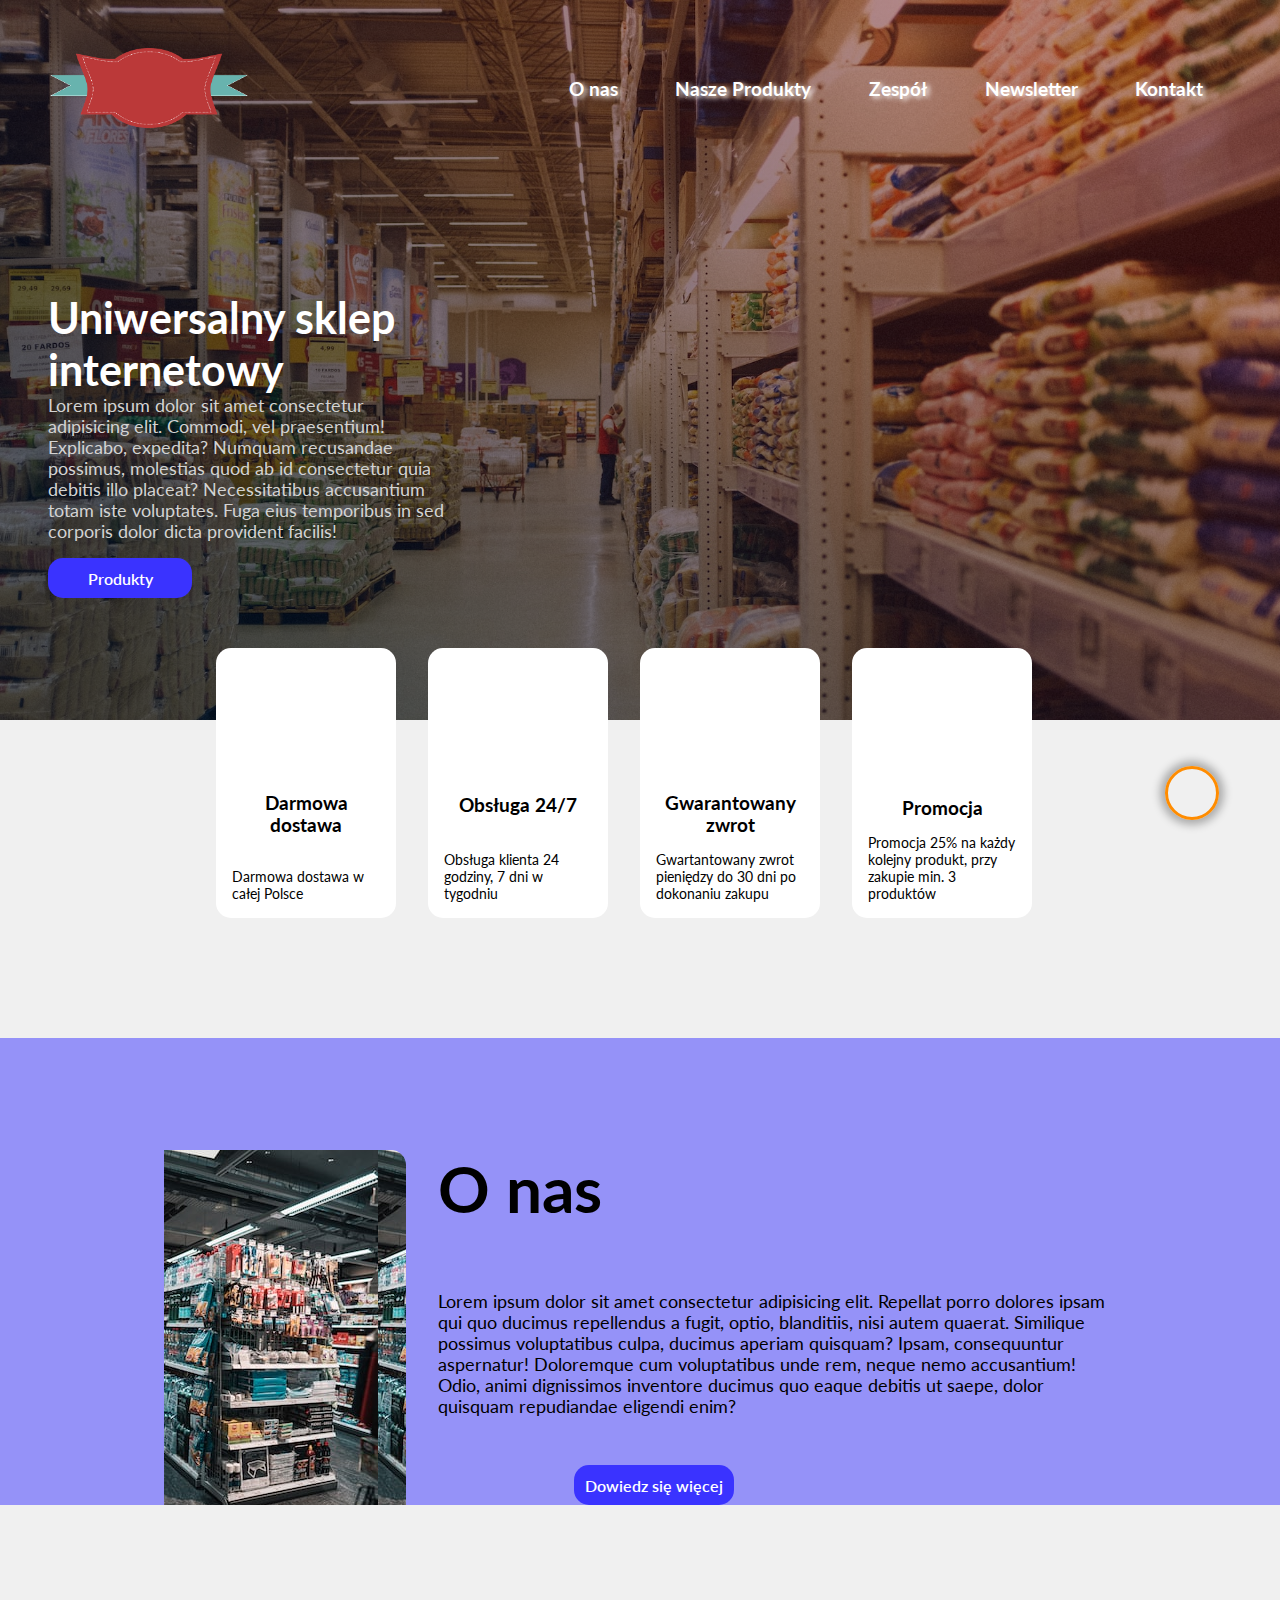
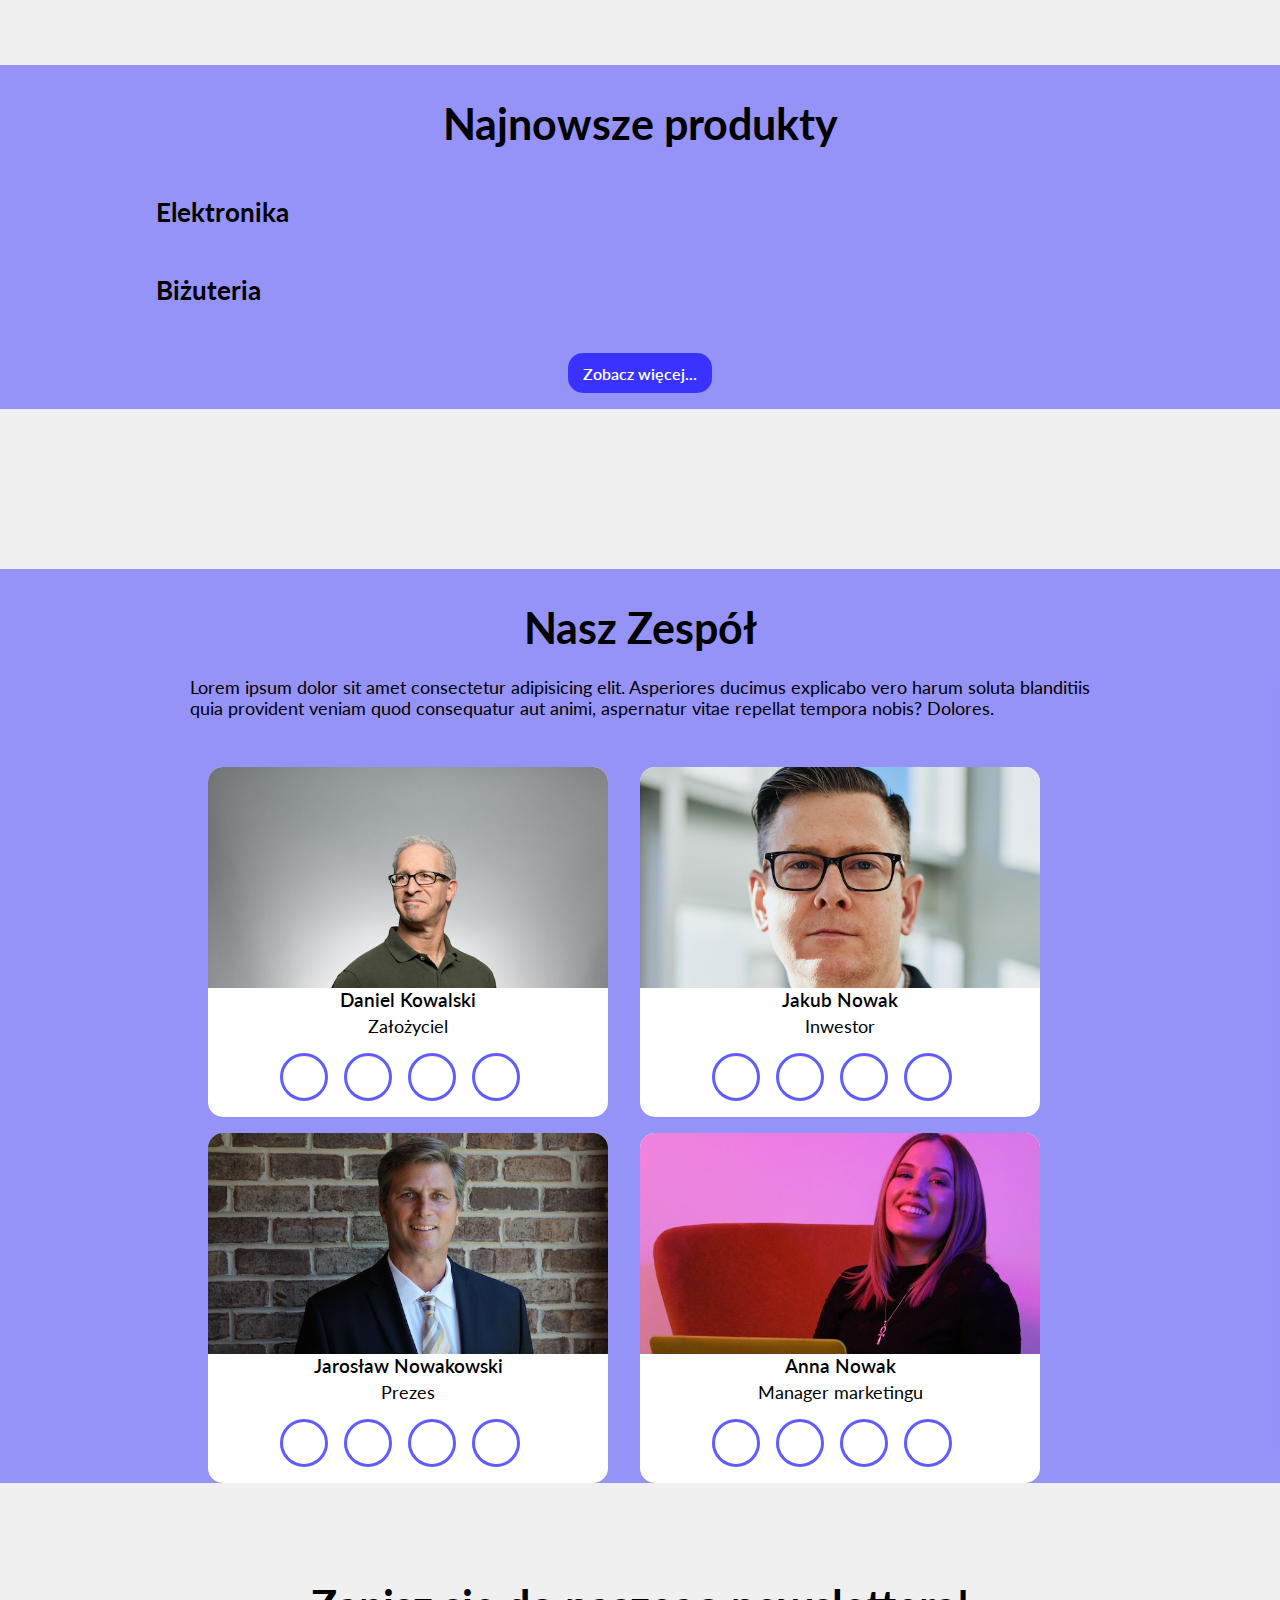
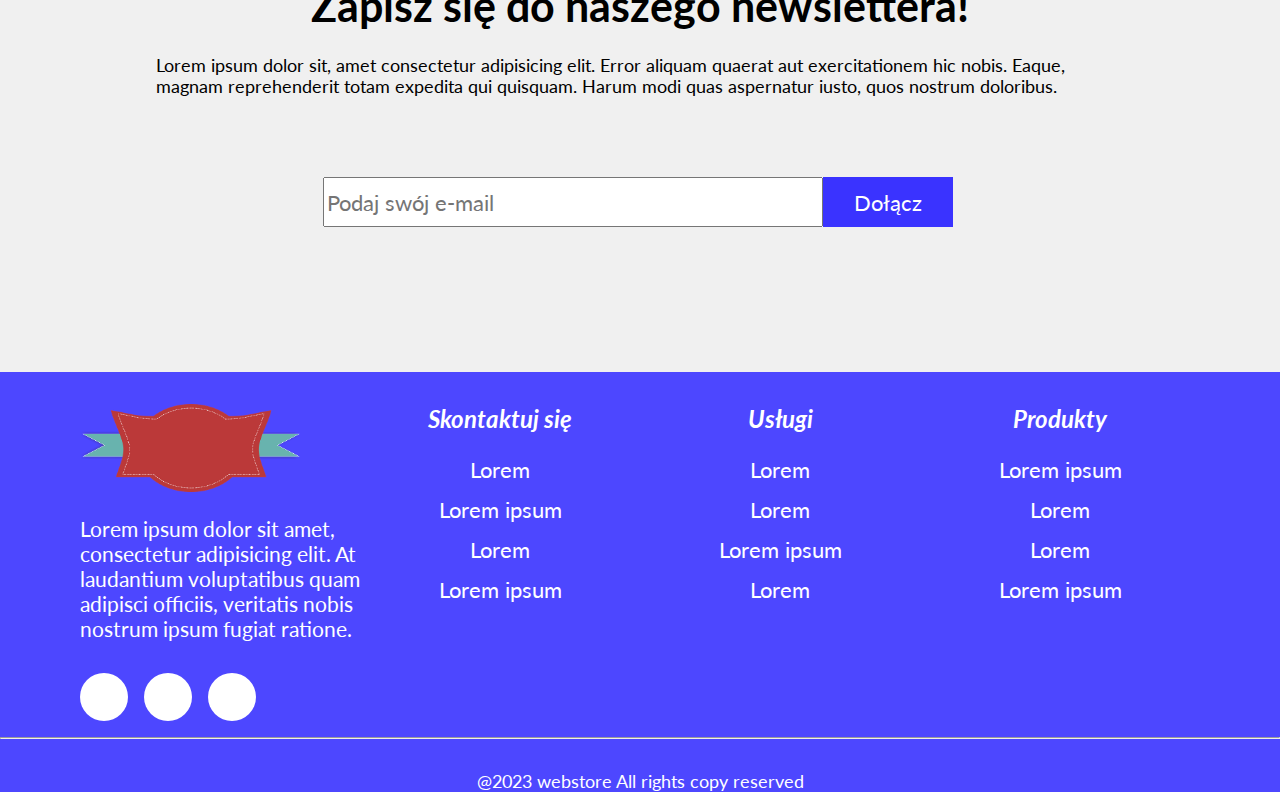
<file: index.html>
<!DOCTYPE html>
<html lang="pl">
<head>
    <meta charset="UTF-8">
    <meta http-equiv="X-UA-Compatible" content="IE=edge">
    <meta name="viewport" content="width=device-width, initial-scale=1.0">
    <meta name="author" content="Kamil Ejsmont">
    <meta name="keywords" content="e-commerce,sklep,internetowy,zakupy">
    <meta name="descriptions" content="Sklep internetowy firmy">
    <link rel="stylesheet" href="styles/Styles.css">
    <!--google font-->
    <link rel="preconnect" href="https://fonts.googleapis.com">
    <link rel="preconnect" href="https://fonts.gstatic.com" crossorigin>
    <link href="https://fonts.googleapis.com/css2?family=Lato:ital,wght@0,400;0,700;0,900;1,300;1,400&display=swap" rel="stylesheet">
    <!--font awesome-->
    <link rel="stylesheet" href="https://cdnjs.cloudflare.com/ajax/libs/font-awesome/6.4.0/css/all.min.css" 
    integrity="sha512-iecdLmaskl7CVkqkXNQ/ZH/XLlvWZOJyj7Yy7tcenmpD1ypASozpmT/E0iPtmFIB46ZmdtAc9eNBvH0H/ZpiBw==" crossorigin="anonymous" referrerpolicy="no-referrer" />
    <title>Sklep internetowy, projekt 4</title>
</head>
<body>
    <!--header start-->
    <header>
        <div class="wrapper">
            <!--row jeden start-->
            <div class="row">
                <div class="logo">
                    <img src="./images/logo.png" alt="">
                </div>

                <nav class="nav">
                    <ul>
                        <li><a href="#about-2">O nas</a></li>
                        <li><a href="#products">Nasze Produkty</a></li>
                        <li><a href="#team">Zespół</a></li>
                        <li><a href="#newsletter">Newsletter</a></li>
                        <li><a href="#footer">Kontakt</a></li>
                    </ul>
                </nav>

                <div class="username">
                    
                </div>
            </div>
            <!--row jeden koniec-->
            <!--row dwa start-->
            <div class="row start-box">
                <h1 class="bg-dark">Uniwersalny sklep internetowy</h1>
                <p>Lorem ipsum dolor sit amet consectetur adipisicing elit. Commodi, vel praesentium! Explicabo, expedita? Numquam recusandae possimus, molestias quod ab id consectetur
                quia debitis illo placeat? Necessitatibus accusantium totam iste voluptates. Fuga eius temporibus in sed corporis dolor dicta provident facilis!</p>
                <button class="blue-btn"><a href="#products">Produkty</a></button>
            </div>
            <!--row dwa koniec-->
        </div>
    </header>
    <!--header koniec-->
    <!--main start-->
    <main>
        <!--sekcja 1 o nas start-->
        <section id="about">
            <div class="wrapper">
                <!--row jeden start-->
                <div class="row services-info">
                    <div class="card">
                        <div class="card-img-container"><i class="fa-solid fa-plane"></i></div>
                        <h3>Darmowa dostawa</h3>
                        <p>Darmowa dostawa w całej Polsce</p>
                    </div>
                    <div class="card">
                        <div class="card-img-container"><i class="fa-solid fa-headset"></i></div>
                        <h3>Obsługa 24/7</h3>
                        <p>Obsługa klienta 24 godziny, 7 dni w tygodniu</p>
                    </div>
                    <div class="card">
                        <div class="card-img-container"><i class="fa-solid fa-rotate-left"></i></div>
                        <h3>Gwarantowany zwrot</h3>
                        <p>Gwartantowany zwrot pieniędzy do 30 dni po dokonaniu zakupu</p>
                    </div>
                    <div class="card">
                        <div class="card-img-container"><i class="fa-solid fa-tags"></i></div>
                        <h3>Promocja</h3>
                        <p>Promocja 25% na każdy kolejny produkt, przy zakupie min. 3 produktów</p>
                    </div>
                </div>
                <!--row jeden koniec-->
            </div>
        </section>
         <!--sekcja 1 o nas koniec-->
         <!--sekcja 2 o nas start-->
        <section id="about-2">
            <div class="wrapper">
            <!--row jeden start-->
                <div class="row">
                    <div class="about-img-container">
                        
                    </div>
                    <div class="about-text">
                        <h1>O nas</h1>
                        <p>Lorem ipsum dolor sit amet consectetur adipisicing elit. Repellat porro dolores ipsam qui quo ducimus repellendus a fugit, optio, blanditiis, nisi 
                            autem quaerat. Similique possimus voluptatibus culpa, ducimus aperiam quisquam? Ipsam, consequuntur aspernatur! Doloremque cum voluptatibus unde rem, 
                            neque nemo accusantium! Odio, animi dignissimos inventore ducimus quo eaque debitis ut saepe, dolor quisquam repudiandae eligendi enim?</p>
                            <button class="blue-btn">Dowiedz się więcej</button>
                    </div>
                </div>
                <!--row jeden koniec-->
            </div>
        </section>
        <!--sekcja 2 o nas koniec-->
        <!--sekcja 3 produkty start-->
        <section id="products">
            <div class="grey-bg"></div>
            <div class="wrapper">
                <h1>Najnowsze produkty</h1>
                <!--row jeden start-->
                <div class="row">
                    <h1>Elektronika</h1>
                </div>
                <!--row jeden koniec-->
                <!--row dwa start-->
                <div class="row product-row">
                    
                </div>
                <!--row dwa koniec-->
                <!--row trzy start-->
                <div class="row">
                    <h1>Biżuteria</h1>
                </div>
                <!--row trzy koniec-->
                <!--row cztery start-->
                <div class="row product-row">
                    
                </div>
                <!--row cztery koniec-->
                <!--row pięć start-->
                <div class="row">
                    <a href="Products.html"><button class="blue-btn">Zobacz więcej...</button></a>
                </div>
                <!--row pięć koniec-->
            </div>
        </section>
        <!--sekcja 3 produkty koniec-->
        <!--sekcja 4 team start-->
        <section id="team">
            <div class="grey-bg"></div>
            <div class="wrapper">
                <!--row jeden start-->
                <div class="row">
                    <h1>Nasz Zespół</h1>
                    <p class="team-desc">Lorem ipsum dolor sit amet consectetur adipisicing elit. Asperiores ducimus explicabo vero harum 
                        soluta blanditiis quia provident veniam quod consequatur aut animi, aspernatur vitae repellat tempora nobis? Dolores.</p>
                </div>
                <!--row jeden koniec-->
                <!--row dwa start-->
                <div class="row">
                    <div class="card team-card">
                        <div class="team-img-container">
                            <img src="./images/team1.jpg" alt="">
                        </div>
                        <span class="team-name">Daniel Kowalski</span>
                        <span class="team-position">Założyciel</span>
                        <div class="socials-container row">
                            <div class="social-element">
                                <a href="http://facebook.com"><i class="fa-brands fa-facebook-f"></i></a>
                            </div>
                            <div class="social-element">
                                <a href="http://twitter.com"><i class="fa-brands fa-twitter"></i></a>
                            </div>
                            <div class="social-element">
                                <a href="http://linkedin.com"><i class="fa-brands fa-linkedin-in"></i></a>
                            </div>
                            <div class="social-element">
                                <a href="http://instagram.com"><i class="fa-brands fa-instagram"></i></a>
                            </div>
                        </div>
                    </div>
                    <div class="card team-card">
                        <div class="team-img-container">
                            <img src="./images/team2.jpg" alt="">
                        </div>
                        <span class="team-name">Jakub Nowak</span>
                        <span class="team-position">Inwestor</span>
                        <div class="socials-container row">
                            <div class="social-element">
                                <a href="http://facebook.com"><i class="fa-brands fa-facebook-f"></i></a>
                            </div>
                            <div class="social-element">
                                <a href="http://twitter.com"><i class="fa-brands fa-twitter"></i></a>
                            </div>
                            <div class="social-element">
                                <a href="http://linkedin.com"><i class="fa-brands fa-linkedin-in"></i></a>
                            </div>
                            <div class="social-element">
                                <a href="http://instagram.com"><i class="fa-brands fa-instagram"></i></a>
                            </div>
                        </div>
                    </div>
                    <div class="card team-card">
                        <div class="team-img-container">
                            <img src="./images/team3.jpg" alt="">
                        </div>
                        <span class="team-name">Jarosław Nowakowski</span>
                        <span class="team-position">Prezes</span>
                        <div class="socials-container row">
                            <div class="social-element">
                                <a href="http://facebook.com"><i class="fa-brands fa-facebook-f"></i></a>
                            </div>
                            <div class="social-element">
                                <a href="http://twitter.com"><i class="fa-brands fa-twitter"></i></a>
                            </div>
                            <div class="social-element">
                                <a href="http://linkedin.com"><i class="fa-brands fa-linkedin-in"></i></a>
                            </div>
                            <div class="social-element">
                                <a href="http://instagram.com"><i class="fa-brands fa-instagram"></i></a>
                            </div>
                        </div>
                    </div>
                    <div class="card team-card">
                        <div class="team-img-container">
                            <img src="./images/team4.jpg" alt="">
                        </div>
                        <span class="team-name">Anna Nowak</span>
                        <span class="team-position">Manager marketingu</span>
                        <div class="socials-container row">
                            <div class="social-element">
                                <a href="http://facebook.com"><i class="fa-brands fa-facebook-f"></i></a>
                            </div>
                            <div class="social-element">
                                <a href="http://twitter.com"><i class="fa-brands fa-twitter"></i></a>
                            </div>
                            <div class="social-element">
                                <a href="http://linkedin.com"><i class="fa-brands fa-linkedin-in"></i></a>
                            </div>
                            <div class="social-element">
                                <a href="http://instagram.com"><i class="fa-brands fa-instagram"></i></a>
                            </div>   
                        </div>
                    </div>
                </div>
                <!--row dwa koniec-->
            </div>
        </section>
        <!--sekcja 4 team koniec-->
        <!--sekcja 5 newsletter start-->
        <section id="newsletter">
            <div class="wrapper">
                <!--row jeden start-->
                <div class="row">
                    <h1>Zapisz się do naszego newslettera!</h1>
                    <p>Lorem ipsum dolor sit, amet consectetur adipisicing elit. Error aliquam quaerat aut exercitationem hic nobis. 
                        Eaque, magnam reprehenderit totam expedita qui quisquam. Harum modi quas aspernatur iusto, quos nostrum doloribus.</p>
                </div>
                <!--row jeden koniec-->
                <!--row dwa start-->
                <div class="row">
                    <form>
                        <input class="news-input" type="email" placeholder="Podaj swój e-mail">
                        <input class="submit-input" type="submit" value="Dołącz">
                    </form>
                    <div class="msg-box"></div>
                </div>
                <!--row dwa koniec-->
            </div>
        </section>
         <!--sekcja 5 newsletter koniec-->
         <a href="Cart.html"><span class="cart-button"><i class="fa-solid fa-cart-shopping"></i><div class="productsQuantity"></div></span></a>
    </main>
    <!--main koniec-->
    <!--footer start-->
    <footer>
        <div class="wrapper">
            <div class="col col-1">
                <div class="footer-logo">
                    <img src="./images/logo.png" alt="">
                </div>
                <p>Lorem ipsum dolor sit amet, consectetur adipisicing elit. At laudantium voluptatibus quam adipisci officiis, veritatis nobis nostrum ipsum fugiat ratione.</p>
                <div class="footer-social-container row">
                    <div class="social-element footer-social-element">
                        <a href="http://facebook.com"><i class="fa-brands fa-facebook-f"></i></a>
                    </div>
                    <div class="social-element footer-social-element">
                        <a href="http://twitter.com"><i class="fa-brands fa-twitter"></i></a>
                    </div>
                    <div class="social-element footer-social-element">
                        <a href="http://instagram.com"><i class="fa-brands fa-instagram"></i></a>
                    </div> 
                </div>
            </div>
            <div class="col col-2">
                <h2>Skontaktuj się</h2>
                <ul>
                    <li>Lorem</li>
                    <li>Lorem ipsum</li>
                    <li>Lorem</li>
                    <li>Lorem ipsum</li>
                </ul>
            </div>
            <div class="col col-2">
                <h2>Usługi</h2>
                <ul>
                    <li>Lorem</li>
                    <li>Lorem</li>
                    <li>Lorem ipsum</li>
                    <li>Lorem</li>
                </ul>
            </div>
            <div class="col col-2">
                <h2>Produkty</h2>
                <ul>
                    <li>Lorem ipsum</li>
                    <li>Lorem</li>
                    <li>Lorem</li>
                    <li>Lorem ipsum</li>
                </ul>
            </div>
        </div>
    
        <hr>
        <p class="copyright">@2023 webstore All rights copy reserved</p>
    </footer>
    <!--footer koniec-->

    <!--login popup start-->
    <div id="popup">
        <div class="login-popup">
            <button class="btn-popup"><i class="fas fa-solid fa-xmark fa-xl"></i></button>

            <h1>Logowanie</h1>
            <form class="form-popup">
                <label class="label-popup" for="login">Login</label>
                <input class="input-popup login-input" name="login" type="text" placeholder="Login">
                <label class="label-popup" for="password">Hasło</label>
                <input class="input-popup password-input" name="password" type="password" placeholder="Hasło">
                <div class="msg-login"></div>
                <input type="submit" class="submit-popup" value="Zaloguj">
            </form>

        </div>
    </div>
    
    <!--login popup koniec-->
    <script src="scripts/Webstore.js" type="module"></script>
</body>
</html>
</file>
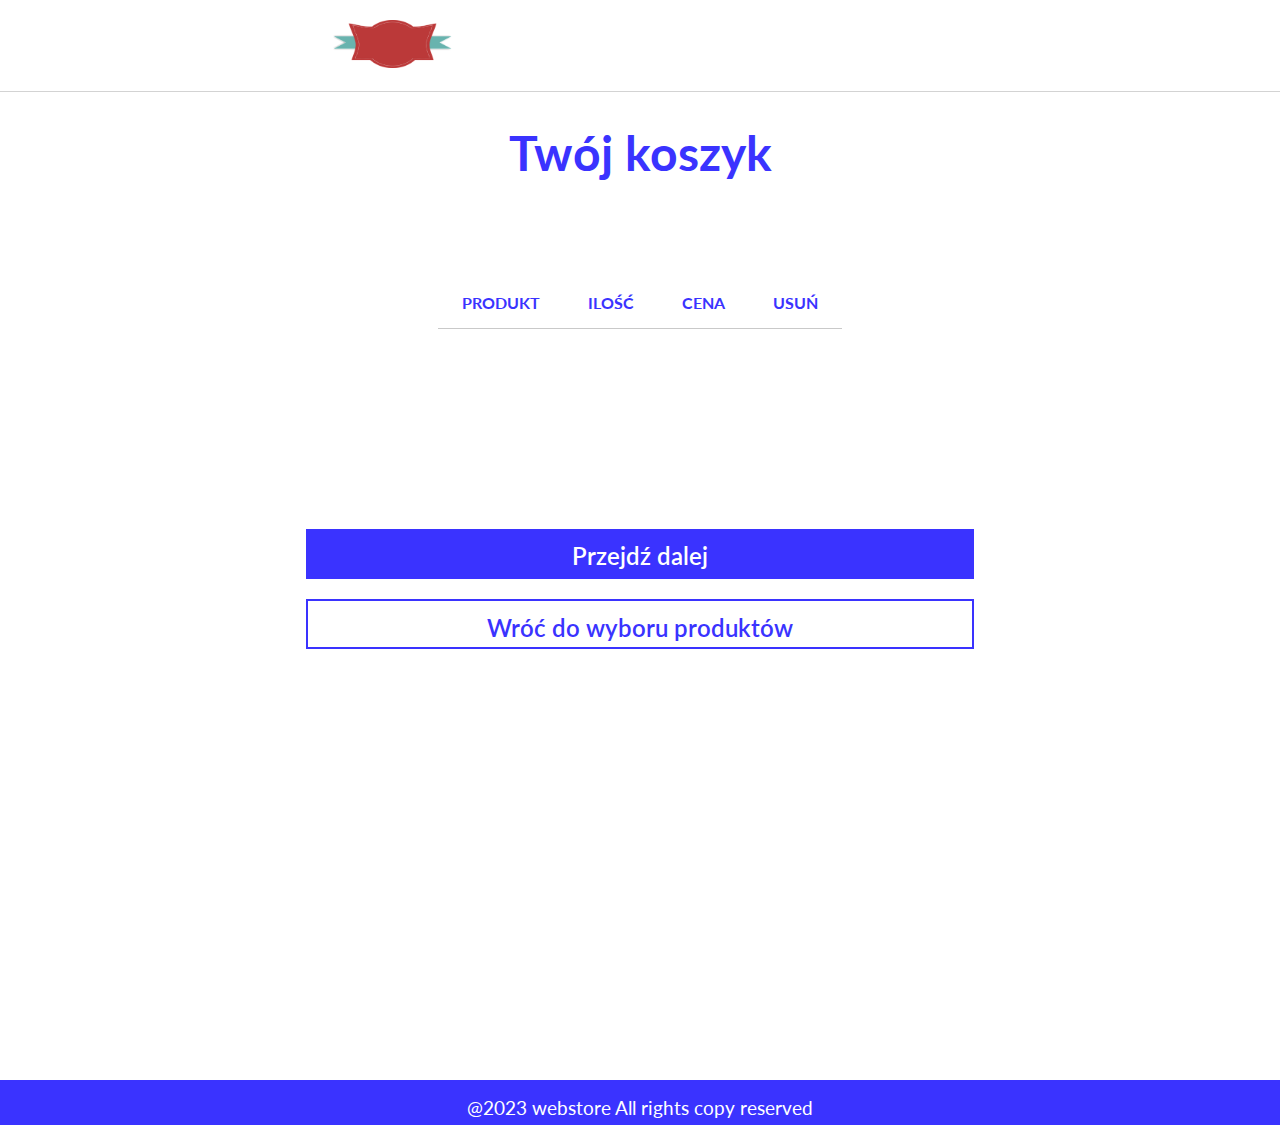
<file: Cart.html>
<!DOCTYPE html>
<html lang="en">
<head>
    <meta charset="UTF-8">
    <meta http-equiv="X-UA-Compatible" content="IE=edge">
    <meta name="viewport" content="width=device-width, initial-scale=1.0">
    <meta name="author" content="Kamil Ejsmont">
    <link rel="stylesheet" href="styles/Cart.css">
    <!--google font-->
    <link rel="preconnect" href="https://fonts.googleapis.com">
    <link rel="preconnect" href="https://fonts.gstatic.com" crossorigin>
    <link href="https://fonts.googleapis.com/css2?family=Lato:ital,wght@0,400;0,700;0,900;1,300;1,400&display=swap" rel="stylesheet">
     <!--font awesome-->
     <link rel="stylesheet" href="https://cdnjs.cloudflare.com/ajax/libs/font-awesome/6.4.0/css/all.min.css" 
     integrity="sha512-iecdLmaskl7CVkqkXNQ/ZH/XLlvWZOJyj7Yy7tcenmpD1ypASozpmT/E0iPtmFIB46ZmdtAc9eNBvH0H/ZpiBw==" crossorigin="anonymous" referrerpolicy="no-referrer" />
    <title>Koszyk</title>
</head>
<body>
    <!--main start-->
    <main>
        <!--nav start-->
        <nav class="nav">
            <div class="row">
                <div class="logo">
                    <a href="index.html"><img src="./images/logo.png" alt=""></a>
                </div>
                <div class="cart">
                    <a href="Cart.html"><span><i class="fa-solid fa-cart-shopping"></i><div class="productsQuantity"></div></span></a>
                </div>
                <div class="username">
                    
                </div>
            </div>
        </nav>
        <!--nav koniec-->
        <!--sekcja koszyk start-->
        <section id="your-cart">
            <h1>Twój koszyk</h1>
            <div class="your-cart">
                <div class="wrapper">
                    <table>
                        <thead>
                            <tr>
                                <th>Produkt</th>
                                <th>Ilość</th>
                                <th>Cena</th>
                                <th>Usuń</th>
                            </tr>
                        </thead>
                        <tbody class="table-body">
                            
                        </tbody>
                    </table>
                    <div class="btn-container">
                        <a href="" class="go-further">Przejdź dalej <i class="fa-solid fa-arrow-right"></i></a>
                        <a href="./Products.html"><i class="fa-solid fa-arrow-left"></i> Wróć do wyboru produktów</a>
                    </div>
                </div>
            </div>
        </section>
        <!--sekcja koszyk koniec-->
    </main>
    <!--main koniec-->
    <!--footer start-->
    <footer>
        <p class="copyright">@2023 webstore All rights copy reserved</p>
    </footer>
    <!--footer koniec-->

    <script src="scripts/Webstore.js" type="module"></script>
</body>
</html>
</file>
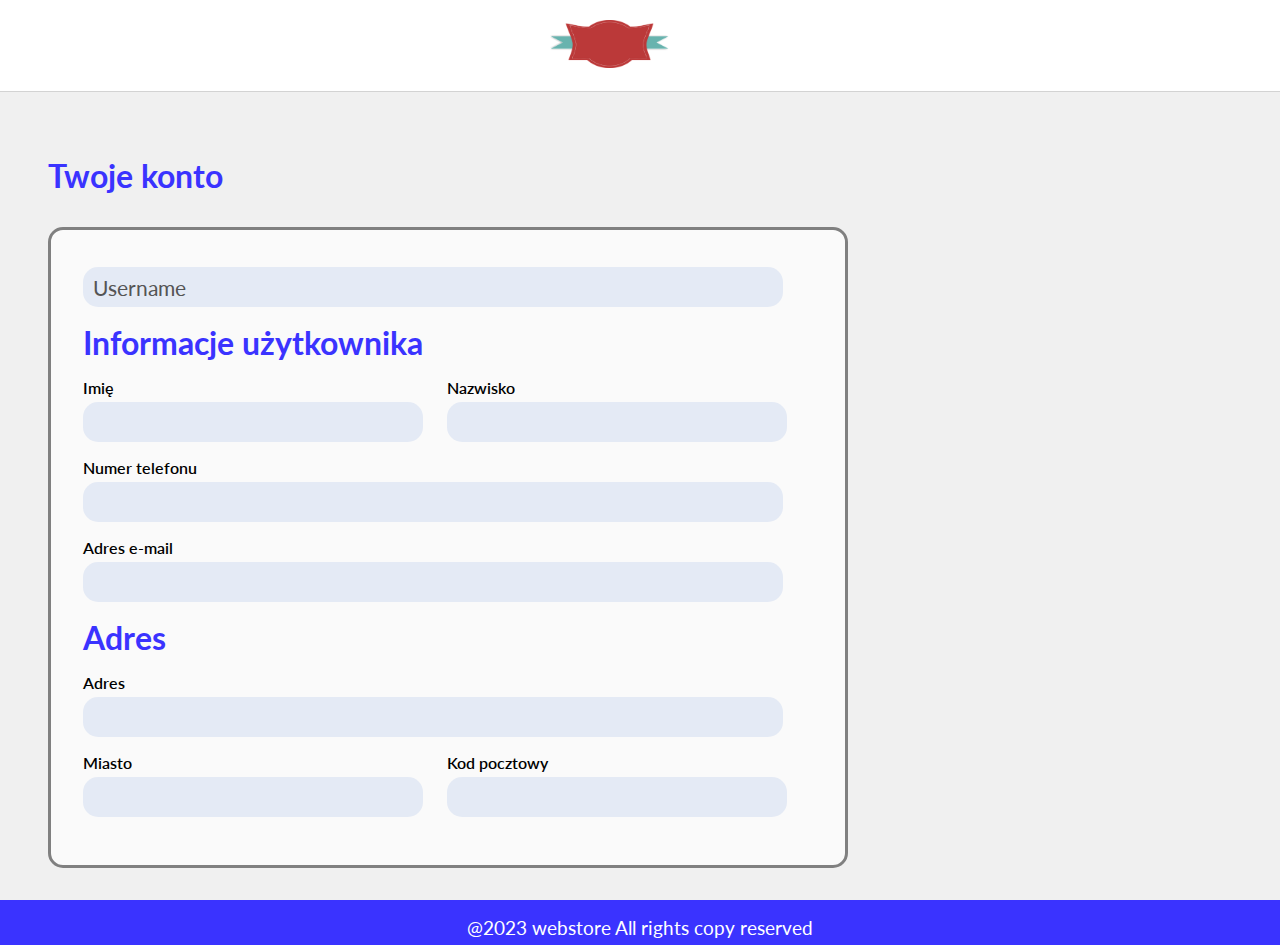
<file: Login.html>
<!DOCTYPE html>
<html lang="en">
<head>
    <meta charset="UTF-8">
    <meta http-equiv="X-UA-Compatible" content="IE=edge">
    <meta name="viewport" content="width=device-width, initial-scale=1.0">
    <meta name="author" content="Kamil Ejsmont">
    <link rel="stylesheet" href="styles/Login.css">
    <!--google font-->
    <link rel="preconnect" href="https://fonts.googleapis.com">
    <link rel="preconnect" href="https://fonts.gstatic.com" crossorigin>
    <link href="https://fonts.googleapis.com/css2?family=Lato:ital,wght@0,400;0,700;0,900;1,300;1,400&display=swap" rel="stylesheet">
     <!--font awesome-->
     <link rel="stylesheet" href="https://cdnjs.cloudflare.com/ajax/libs/font-awesome/6.4.0/css/all.min.css" 
     integrity="sha512-iecdLmaskl7CVkqkXNQ/ZH/XLlvWZOJyj7Yy7tcenmpD1ypASozpmT/E0iPtmFIB46ZmdtAc9eNBvH0H/ZpiBw==" crossorigin="anonymous" referrerpolicy="no-referrer" />
    <title>Konto</title>
</head>
<body>
    <!--main start-->
    <main>
        <!--nav start-->
        <nav class="nav">
            <div class="row">
                <div class="logo">
                    <a href="index.html"><img src="./images/logo.png" alt=""></a>
                </div>
                <div class="cart">
                    <a href="Cart.html"><span><i class="fa-solid fa-cart-shopping"></i><div class="productsQuantity"></div></span></a>
                </div>
                <div class="username">
                    
                </div>
            </div>
        </nav>
        <!--nav koniec-->

        <h1>Twoje konto</h1>
        <form class="formLogged">
            <input class="input-username logged-input" type="text" value="Username" disabled>

            <h1>Informacje użytkownika</h1>

            <div class="short-inputs-container">
                <label class="logged-label" for="Imie">Imię</label>
                <input class="name-input logged-input-short" name="Imie" type="text">
            </div>
            <div class="short-inputs-container">
                <label class="logged-label" for="Nazwisko">Nazwisko</label>
                <input class="surname-input logged-input-short" name="Nazwisko" type="text">
            </div>

            <label class="logged-label" for="Telefon">Numer telefonu</label>
            <input class="phone-input logged-input" name="Telefon" type="text">
            <label class="logged-label" for="Email">Adres e-mail</label>
            <input class="mail-input logged-input" name="Email" type="text">
            <h1>Adres</h1>
            <label class="logged-label" for="Adres">Adres</label>
            <input class="address-input logged-input" name="Adres" type="text">

            <div class="short-inputs-container">
                <label class="logged-label" for="Miasto">Miasto</label>
                <input class="city-input logged-input-short" name="Miasto" type="text">
            </div>
            <div class="short-inputs-container">
                <label class="logged-label" for="Kod-pocztowy">Kod pocztowy</label>
                <input class="zipCode-input logged-input-short" name="Kod-pocztowy" type="text">
            </div>
            <!--<input class="update-submit" type="submit" value="Zaktualizuj konto"> -->
        </form>
    </main>
    <!--main koniec-->
    <!--footer start-->
    <footer>
        <p class="copyright">@2023 webstore All rights copy reserved</p>
    </footer>
    <!--footer koniec-->
    <script src="./scripts/Webstore.js" type="module"></script>
</body>
</html>
</file>
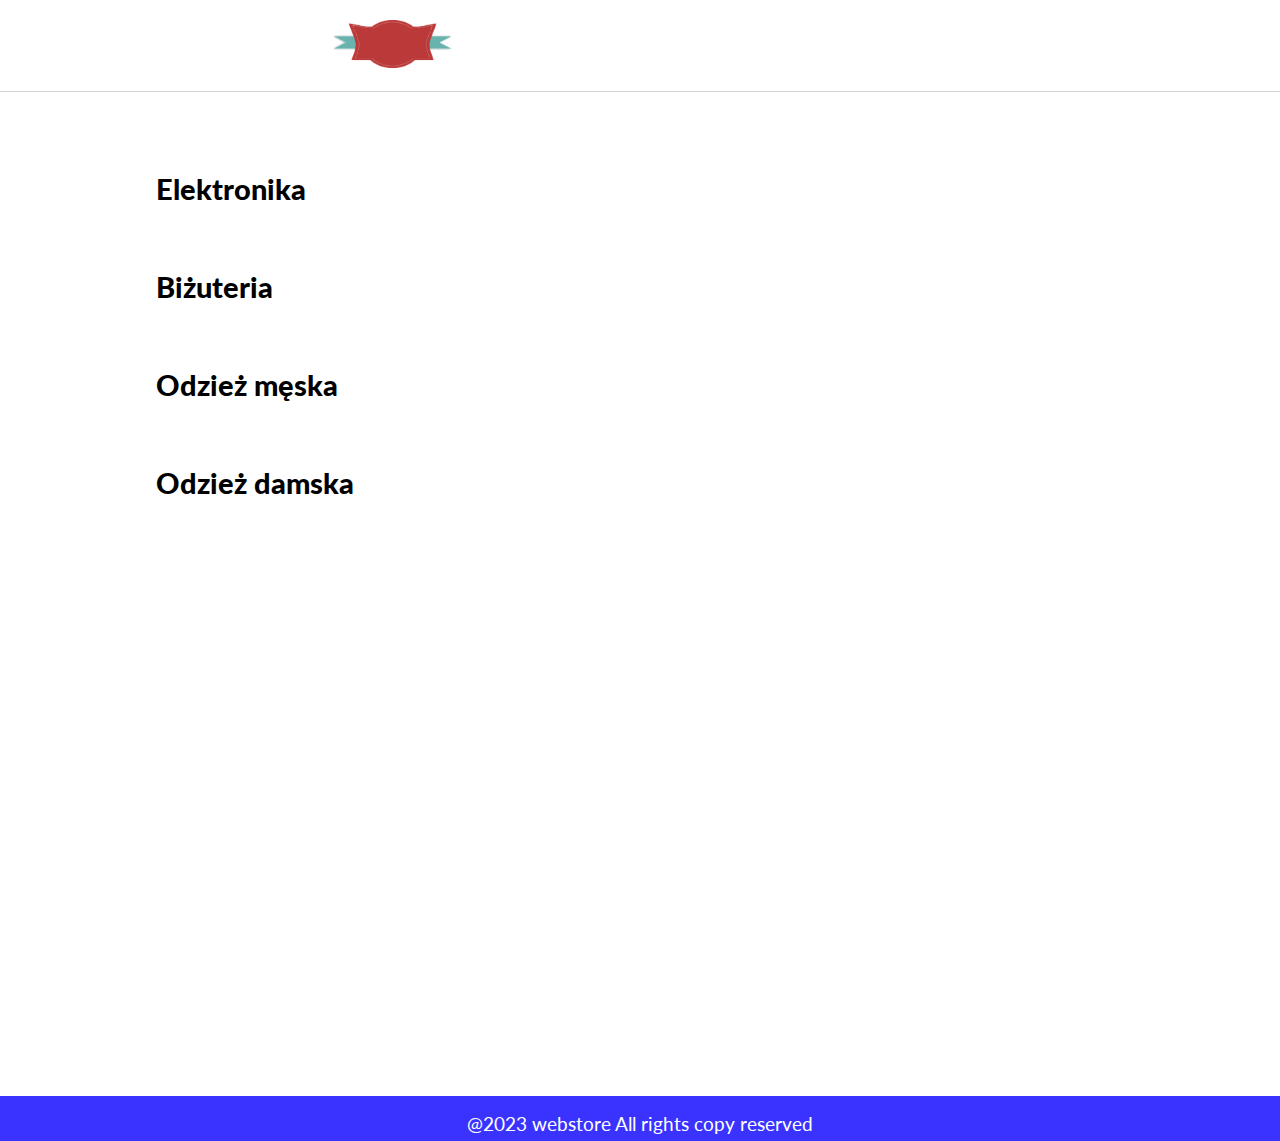
<file: Products.html>
<!DOCTYPE html>
<html lang="en">
<head>
    <meta charset="UTF-8">
    <meta http-equiv="X-UA-Compatible" content="IE=edge">
    <meta name="viewport" content="width=device-width, initial-scale=1.0">
    <meta name="author" content="Kamil Ejsmont">
    <link rel="stylesheet" href="styles/Products.css">
     <!--google font-->
     <link rel="preconnect" href="https://fonts.googleapis.com">
     <link rel="preconnect" href="https://fonts.gstatic.com" crossorigin>
     <link href="https://fonts.googleapis.com/css2?family=Lato:ital,wght@0,400;0,700;0,900;1,300;1,400&display=swap" rel="stylesheet">
     <!--font awesome-->
     <link rel="stylesheet" href="https://cdnjs.cloudflare.com/ajax/libs/font-awesome/6.4.0/css/all.min.css" 
     integrity="sha512-iecdLmaskl7CVkqkXNQ/ZH/XLlvWZOJyj7Yy7tcenmpD1ypASozpmT/E0iPtmFIB46ZmdtAc9eNBvH0H/ZpiBw==" crossorigin="anonymous" referrerpolicy="no-referrer" />
    <title>Produkty</title>
</head>
<body>
    <!--main start-->
    <main>
        <!--nav start-->
        <nav class="nav">
            <div class="row">
                <div class="logo">
                    <a href="index.html"><img src="./images/logo.png" alt=""></a>
                </div>
                <div class="cart">
                    <a href="Cart.html"><span><i class="fa-solid fa-cart-shopping"></i><div class="productsQuantity"></div></span></a>
                </div>
                <div class="username">
                   
                </div>
            </div>
        </nav>
        <!--nav koniec-->
        <!--sekcja produktów start-->
        <section class="products">
            <div class="wrapper">
                <h1>Elektronika</h1>
                <!--row jeden start-->
                <div class="row product-row">
                   
                </div>
                <!--row jeden koniec-->
                <h1>Biżuteria</h1>
                <!--row dwa start-->
                <div class="row product-row">

                </div>
                <!--row dwa koniec-->
                <h1>Odzież męska</h1>
                <!--row trzy start-->
                <div class="row product-row">

                </div>
                <!--row trzy koniec-->
                <h1>Odzież damska</h1>
                <!--row cztery start-->
                <div class="row product-row">

                </div>
                <!--row cztery koniec-->
            </div>
        </section>
        <!--sekcja produktów koniec-->
    </main>
    <!--main koniec-->
    <!--footer start-->
    <footer id="footerProducts">
        <p class="copyright">@2023 webstore All rights copy reserved</p>
    </footer>
    <!--footer koniec-->
    <script src="./scripts/Webstore.js" type="module"></script>
</body>
</html>
</file>
<file: styles/Styles.css>
*{
    box-sizing: border-box;
    margin: 0;
    font-family: 'Lato', sans-serif;
}

@keyframes Scale{
    0% {
        transform: scale(0.0);
    }
    20% {
        transform: scale(0.2);
    }
    40% {
        transform: scale(0.4);
    }
    60% {
        transform: scale(0.6);
    }
    80% {
        transform: scale(0.8);
    }
    100% {
        transform: scale(1);
    }
}

ul{
    list-style: none;
}

a {
    color:white;
    text-shadow: 3px 2px 5px white; 
    text-decoration: none;
    background-color: transparent;
}

h1{
    font-size: 2.7rem;
}

p{
    font-size: 1.1rem;
}

body{
    position: relative;
}

main {
    position: relative;
}

.logo img, .footer-logo img{
    width:100%;
}

/* klasy wielokrotnego użytku */

.row{
    display:flex;
    justify-content: center;
    flex-wrap: wrap;
}

.col{
    display: flex;
    flex-direction: column;
}

.wrapper{
    max-width: 1000px;
    margin: 0 auto;
    padding: 2rem 1rem 0rem 1rem;
}

.blue-btn {
    width: 9rem;
    height: 2.5rem;
    margin-top: 1rem;
    font-size: 1rem;
    font-weight: 600;
    border:none;
    border-radius: 15px;
    color:white;
    background-color: rgb(58, 51, 255);
    cursor: pointer;
    transition: all 0.5s ease;
}

.blue-btn:hover{
    color:rgb(58, 51, 255);
    background: white;
}

.grey-bg{
    width: 100%;
    height: 10rem;
    background: rgb(240,240,240)
}

.card{
    display:flex;
    flex-direction: column;
    justify-content: end;
    background:white;
    width: 180px;
    height: 270px;
    padding: 1rem;
    margin-top: 1rem;
    margin-right: 2rem;
    border-radius: 15px;
}

/* header */

header{
    min-height: 80vh;
    background: linear-gradient(
        37deg,
        rgba(0, 8, 31, 0.637) 18%,
        rgba(94, 2, 4, 0.466) 84%
      ), url("../images/background.jpg") center top no-repeat fixed;
    background-blend-mode: normal;
    background-size: cover;
}

header .wrapper {
    max-width: 95%;
}

header .row:first-child{
    justify-content: space-between;
    padding-top: 1rem;
}

header .row:nth-child(2){
    justify-content: start;
}

header .logo {
    max-width: 200px;
    max-height: 90px;
}

.nav ul{
    display:flex;
    font-size: 1.2rem;
    font-weight: 700;
}

.nav li{
    padding: 1.5em;
    position: relative;
    cursor: pointer;
}

.nav li::before{
    content: '';
    background: white;
    width:100%;
    height:2px;
    position: absolute;
    top:52px;
    left:0px;
    transform: scaleX(0);
    opacity: 0.4;
    transition: transform ease 0.6s, opacity ease 0.6s;
}

.nav li:hover::before{
    transform: scaleX(0.7);
    opacity: 0.9;
}

.username{
    display:flex;
    margin-right: 70px;
    margin-top: 10px;
}

.username-span{
    font-size: 1.4rem;
}

.login-btn{
    font-size: 1.2rem;
    color:white;
    text-shadow: 3px 2px 5px white;
    background: transparent;
    border: none;
    cursor:pointer;
    transition: color 0.5s ease;
}

.login-btn:hover{
    color:rgb(210,210,210);
}

.login-btn span{
    margin-right: 6px;
}

.logoutBtn{
    margin-left: 20px;
    background: transparent;
    border: none;
    font-size: 1.2rem;
    font-weight: 600;
    color:white;
    text-shadow: 3px 2px 5px white;
    cursor: pointer;
}

.start-box {
    width: 25rem;
    height: 15rem;
    margin-top: 10rem;
}

.start-box h1{
    color: white;
}

.start-box p {
    color: lightgrey;
}

.blue-btn a{
    text-shadow: none;
}

/* main */
main{
    background: rgb(240,240,240);
}

/* sekcja 1 */

#about{
    min-height: 20vh;
}

.services-info {
    position:relative;
    top: -120px;
}

#about .card h3{
    margin-bottom: 15px;
    text-align: center;
}

#about .card:nth-child(1) h3{
    margin-bottom: 32px;
}

#about .card:nth-child(2) h3{
    margin-bottom: 35px;
}

#about .card p {
    font-size: 0.9rem;
}

.card-img-container{
    width: 100%;
    height: 53%;
    border-radius: 15px;
}

.fa-plane, .fa-headset, .fa-rotate-left, .fa-tags{
    font-size: 5rem;
    margin: 0.7rem 1rem 1rem 2rem;
}

.fa-plane{
    transform:rotateZ(-45deg);
}

/* sekcja 2 */

#about-2{
    background: rgba(58, 51, 255,0.5);
    padding-top: 3rem;
    min-height: 50vh;
}

.about-img-container{
    display: flex;
    margin-right: 2rem;
    margin-top: 2rem;
    flex-basis: 25%;
    min-height:100%;
    background-image: url("../images/img-about.jpg");
    border-top-right-radius: 15px;
}

.about-text{
    padding-top: 2rem;
    flex-basis: 70%;
    font-size: 1.2rem;
}

.about-text h1{
    font-size: 4rem;
    margin-bottom: 4rem;
}

.about-text .blue-btn {
    width: 10rem;
    margin-top: 3rem;
    margin-left: 20%;
}

/* sekcja 3 */

#products {
    background: rgba(58, 51, 255,0.5);
}

#products h1{
    text-align: center;
}

#products .row {
    justify-content: start;
}

#products .row:last-child{
    justify-content: center;
    margin-top: 2rem;
}

#products .row h1 {
    font-size: 1.6rem;
    margin-top: 3rem;
}

.product-card{
    width: 450px;
    height: 500px;
}

.product-container{
    display:flex;
    justify-content: center;
    width:100%;
    height:40%;
}

.product-container img{
    width: 150px;
}

.product-name{
    margin-top: 10px;
}

.product-name span{
    font-weight: 800;
    font-size: 1.3rem;
}

.product-price{
    text-align:right;
    margin-bottom: 10px;
}

.product-price span{
    font-size: 1.3rem;
    font-weight: 600;
    color:rgb(35, 102, 202);
}

.product-desc{
    font-size: 16px;
}

#products .product-card .row{
    justify-content: space-between;
    margin-bottom: 1rem;
}

#products .product-card .blue-btn{
    margin: 1rem auto 0 auto;
}

#products .product-card .blue-btn:hover{
    border: 2px solid rgb(58, 51, 255);
}

#products .blue-btn{
    margin-bottom: 1rem;
}

/* sekcja 4 */

#team{
    background:rgba(58, 51, 255,0.5);
    min-height: 65vh;
}

#team .wrapper {
    max-width: 1800px;
}

#team .row:nth-child(1) {
    max-width:900px;
    margin: 0 auto 0 auto;
}

.team-card{
    width: 400px;
    height: 350px;
    padding: 0 0 16px 0;
}

.team-img-container{
    height:225px;
    width:100%;
    border-top-left-radius: 15px ;
    border-top-right-radius: 15px;
    overflow: hidden;
}

.team-img-container img{
    width:100%;
}

.team-card:nth-child(2) img{
    transform: translateY(-50px);
}

.team-card:nth-child(4) img{
    transform: translateY(-150px);
}

.team-desc{
    margin-top: 1.5rem;
}

.team-name{
    font-size: 1.2rem;
    font-weight: 600;
}

.team-position{
    font-size: 1.1rem;
    margin-top: 0.3rem;
}

.team-name, .team-position{
    text-align: center;
}

#team .row:nth-child(2){
    margin-top: 2rem;
}

.social-element{
    position: relative;
    width:48px;
    height:48px;
    margin:1rem 1rem 0 0 ;
    border-radius: 50%;
    border:3px solid rgba(58, 51, 255,0.8);
    cursor: pointer;
    transition: transform 0.6s ease-out;
}

.social-element a{
    position:absolute;
    color: rgba(58, 51, 255,0.8);
    font-size: 1.8rem;
    top: 5px;
    left:9px;
}

.social-element:nth-child(1) a{
    left:12px;
}

.social-element:hover{
    transform: scale(1.2);
}

/* sekcja 5 */

#newsletter{
    min-height: 30vh;
}

#newsletter h1{
    margin-top: 4rem;
    margin-bottom: 1.5rem;
}

.news-input{
    margin-top: 5rem;
    width: 500px;
    height: 50px;
    font-size: 1.4rem;
    outline:none;
}

.submit-input{
    position: relative;
    height: 50px;
    top: 0px;
    left: -4px;
    background:rgb(58, 51, 255);
    color:white;
    border: none;
    outline: none;
    width: 130px;
    font-size: 1.4rem;
    cursor:pointer;
}

.submit-input:hover{
    background: rgb(36, 30, 221);
}

.msg-box{
    padding-top: 0.5rem;
    font-size: 1.1rem;
    font-weight: 700;
    width: 400px;
}

.valid-mail{
    color: green;
}

.invalid-mail{
    color: red;
}

/* footer */

footer {
    background: rgba(58, 51, 255,0.9);
    color:white;
    min-height: 30vh;
}

footer .wrapper{
    display:flex;
    max-width:100%;
    padding: 2rem 5rem 1rem 5rem;
}

footer .row{
    justify-content: start;
}

.footer-logo{
    width: 220px;
    height: 96px;
    margin-bottom: 1rem;
}

.footer-social-container{
    margin-top: 1rem;
}

.footer-social-element{
    background: white;
    border:none;
}

.footer-social-element a{
    color: black;
}

.footer-social-element:first-child a{
    left: 15px;
}

.footer-social-element:last-child a{
    left:12px;
}

.col-1{
    flex-basis: 25%;
}

.col-1 p{
    font-size: 1.3rem;
}

.col-2{
    flex-basis: 25%;
    text-align: center;
}

.col-2 h2{
    font-style: italic;
}

.col-2 ul{
    padding:0;
    margin-top: 10px;
    font-size: 1.4rem;
}

.col-2 ul li{
    padding-top: 13px;
}

.copyright {
    margin-top: 2rem;
    text-align: center;
}

/* cart button */

.cart-button{
    position: sticky;
    display:inline-block;
    bottom: 80px;
    left: 91%;
    font-size: 3.5rem;
    padding: 1.5rem;
    margin-bottom: 80px;
    margin-right: 4%;
    color: darkorange;
    text-shadow: 3px 2px 5px black;
    box-shadow: 0px 0px 8px 5px rgba(0, 0, 0, 0.29);
    border: 3px solid darkorange;
    border-radius: 50%;
    cursor:pointer;
}

.productsQuantity{
    display:none;
    position: absolute;
    top: 13px;
    left: 60px;
    width: 35px;
    height: 35px;
    border-radius: 50%;
    background: rgb(218, 218, 8);
    font-size: 1.4rem;
    font-weight: 700;
    text-shadow: none;
    text-align:center;
    padding-top: 4px;
    color:black;
}

/* login popup */


#popup{
    display:none;
    position: fixed;
    top:0;
    left:0;
    width:100%;
    height:100%;
    overflow: hidden;
    background: rgba(0,0,0,0.7);
    z-index: 1000;
}

#popup.popup-visible{
    display: block;
}


.login-popup{
    position: relative;
    top: 30%;
    left: 30%;
    width:800px;
    height:450px;
    background: white;
    border: 2px solid black;
    border-radius: 15px;
    animation: Scale 0.4s ease-out;
}

.login-popup h1{
    margin-top: 1rem;
    color: rgb(45, 38, 255);
    text-align:center;
}


.btn-popup{
    position: absolute;
    font-size: 1.6rem;
    top:1rem;
    right:1rem;
    background: transparent;
    border:none;
    cursor: pointer;
}

.form-popup{
    margin: 0rem 3rem 0rem 7rem;
    padding: 1rem;
    width: 450px;
    height:300px;
}

.input-popup{
    margin-top: 1rem;
    margin-bottom: 1rem;
    padding: 2rem;
    font-size: 1.4rem;
    height: 40px;
    width: 550px;
    border:none;
    outline:none;
    border-radius: 10px;
    background:rgba(35, 102, 202,0.1)
}

.label-popup{
    font-size: 1.8rem;
    font-weight: 600;
    color: rgb(58,51,255);
}

.msg-login{
    padding-left: 6rem;
    font-size: 1.2rem;
    text-align: center;
    color:red;
}

.submit-popup{
    width:150px;
    height: 50px;
    font-size: 1.3rem;
    color:white;
    border: none;
    outline: none;
    background: rgb(45, 38, 255);
    border-radius: 15px;
    margin-top: 1rem;
    margin-left: 190px;
    cursor:pointer;
    transition: all 0.5s ease;
}

.submit-popup:hover{
    background:white;
    color:rgb(45, 38, 255);
    border: 2px solid rgb(45, 38, 255);
}
</file>
<file: styles/Cart.css>
*{
    box-sizing: border-box;
    margin: 0;
    font-family: 'Lato', sans-serif;
}

main{
    min-height: 120vh;
    background:white;
}

a{
    text-decoration: none;
    color: rgb(58, 51, 255);
}

.row{
    display:flex;
    justify-content: center;
    flex-wrap: wrap;
}

.wrapper{
    max-width: 700px;
    margin:auto;
    padding: 2rem 1rem 0rem 1rem;
    text-align: center;
}

/* nawigacja */
.nav{
    position: sticky;
    top: 0;
    padding: 20px;
    border-bottom: 1px solid lightgrey;
    background:white;
}

.nav .row{
    max-width: 80%;
    margin-left: 10%;
}

.logo {
    max-width: 120px;
    max-height: 70px;
}

.logo img{
    width:100%;
}

.cart{
    margin-left: 50%;
    margin-top: auto;
    font-size: 2rem;
    cursor:pointer;
}

.cart span{
    position: relative;
}

.productsQuantity{
    display:none;
    position: absolute;
    top: -5px;
    left: 25px;
    width: 30px;
    height: 30px;
    border-radius: 50%;
    background: rgb(253, 213, 79);
    font-size: 1.2rem;
    font-weight: 700;
    text-shadow: none;
    text-align:center;
    padding-top: 4px;
    color:black;
}

.username{
    margin: auto 10px auto 25%;
    font-size: 1.4rem;
}

.username-span{
    margin-right: 5px;
}

.username-span a, .username a i{
    color: black;
}

.logoutBtn{
    margin-left: 20px;
    background: transparent;
    border: none;
    font-size: 1.1rem;
    cursor: pointer;
}

/* sekcja koszyka*/

h1{
    text-align:center;
    font-size: 3rem;
    color: rgb(58,51,255);
    margin-top:2rem;
    margin-bottom: 4rem;
}

table{
    margin-right: auto;
    margin-left: auto;
    border-collapse: collapse;
}

table thead{
    border-bottom: 1px solid rgba(120,120,120,0.4);
}

table thead tr{
    text-transform: uppercase;
    font-size: 1rem;
    color: rgb(58,51,255);
}

table tr th, tbody tr td{
    padding: 1rem 1.5rem 1rem 1.5rem;
}

/* table body */

tbody tr{
    border-bottom: 1px solid rgba(120,120,120,0.15);
}

tbody tr td img{
    width: 80px;
    margin-right: 1rem;
}

tbody tr td{
    font-size: 1.2rem;
}

tbody tr td:first-child{
    display:flex;
    font-weight: 600;
    text-align: center;
}

tbody tr td span{
    padding-top: 20px;
}

.product-quantity{
    max-width:4rem;
    padding : .5rem .75rem;
    font-size: 1.2rem;
    font-weight: 600;
    color: rgb(17,24,39, 0.7);
    border: 1px solid rgb(17,24,39, 0.7);
    outline: rgb(17,24,39, 0.7);

}

tbody tr td:nth-child(3), tbody tr td:first-child{
    color:rgb(17,24,39, 0.7);
}

.delete-btn{
    padding: 5px 0 0 0 ;
    font-size: 2.2rem;
    width: 50px;
    cursor: pointer;
    background-color: transparent;
    color: rgb(58,51,255);
    border: 1px solid  rgb(58,51,255);
}

.delete-btn:hover{
    background: rgba(36, 30, 221, 0.08);
}

/* Cena końcowa */

tbody tr:last-child{
    border: none;
}

tbody tr:last-child td:nth-child(2), tbody tr:last-child td:nth-child(3) {
    padding-top: 2rem;
    font-size: 1.3rem;
    text-transform: uppercase;
    font-weight: 700;
    color:rgb(92, 91, 91);
}

tbody tr:last-child td:nth-child(3){
    color:rgb(58,51,255);
}

/* przyciski powrót, przejdź dalej */

.btn-container{
    margin-top: 200px;
}

.btn-container a{
    display:block;
    height:50px;
    width:100%;
    font-size: 1.5rem;
    font-weight: 600;
    margin-bottom: 20px;
    padding-top:12px;
}

.btn-container a:first-child{
    color: white;
    background: rgb(58,51,255);
}

.btn-container a:first-child:hover{
    background: rgb(36, 30, 221);
}

.btn-container a:last-child{
    color: rgb(58,51,255);
    background: white;
    border: 2px solid rgb(58,51,255);
}

.btn-container a:last-child:hover{
    background: rgba(36, 30, 221, 0.08);
}

/* footer */
footer{
    text-align: center;
    font-size: 1.2rem;
    color:white;
    min-height: 5vh;
    background: rgb(58, 51, 255);
}

footer p{
    padding-top: 1rem;
}
</file>
<file: styles/Login.css>
*{
    box-sizing: border-box;
    margin: 0;
    font-family: 'Lato', sans-serif;
}

main{
    min-height: 100vh;
    background: rgb(240,240,240);
}

a{
    text-decoration: none;
    color: rgb(58, 51, 255);
}

.row{
    display:flex;
    justify-content: center;
    flex-wrap: wrap;
}

.wrapper{
    max-width: 700px;
    margin:auto;
    padding: 2rem 1rem 0rem 1rem;
    text-align: center;
}

/* nawigacja */
.nav{
    position: sticky;
    top: 0;
    padding: 20px;
    border-bottom: 1px solid lightgrey;
    background:white;
}

.nav .row{
    max-width: 80%;
    margin-left: 25%;
}

.logo {
    max-width: 120px;
    max-height: 70px;
}

.cart{
    margin-left: 40%;
    margin-top: auto;
    font-size: 2rem;
    cursor:pointer;
}

.cart span{
    position: relative;
}

.productsQuantity{
    display:none;
    position: absolute;
    top: -5px;
    left: 25px;
    width: 30px;
    height: 30px;
    border-radius: 50%;
    background: rgb(253, 213, 79);
    font-size: 1.2rem;
    font-weight: 700;
    text-shadow: none;
    text-align:center;
    padding-top: 4px;
    color:black;
}


.logo img{
    width:100%;
}

.username{
    margin: auto 10px auto 25%;
    font-size: 1.4rem;
}

.username-span{
    margin-right: 5px;
}

.username-span a, .username a i{
    color: black;
}

.logoutBtn{
    margin-left: 20px;
    background: transparent;
    border: none;
    font-size: 1.1rem;
    cursor: pointer;
}

/* main */


main h1{
    margin: 4rem 0rem 2rem 3rem;
    color: rgb(58,51,255);
}

.formLogged{
    margin-left: 3rem;
    margin-bottom: 1rem;
    border: 3px solid grey;
    border-radius: 15px;
    width: 800px;
    padding: 2rem;
    background: rgb(250,250,250);
}

.formLogged h1{
    margin: 0rem 0rem 1rem 0rem;
    color: rgb(58,51,255);
}

.logged-input, .logged-input-short{
    width: 700px;
    height: 40px;
    outline: none;
    border: none;
    border-radius: 15px;
    font-size: 1.3rem;
    padding: 10px;
    margin-bottom: 1rem;
    margin-top: 5px;
    background: rgba(35, 102, 202,0.1);
}

.logged-input-short{
    width: 340px;
    margin-right: 20px;
}

.logged-label{
    font-weight:600;
}

.short-inputs-container{
    width:360px;
    display:inline-block;
}
/*
.update-submit{
    width: 220px;
    height: 40px;
    font-size: 1.3rem;
    font-weight: 600;
    margin-top: 1rem;
    border:none;
    border-radius: 20px;
    background: rgb(58,51,255);
    color:white;
    cursor:pointer;
}

.update-submit:hover{
    background:rgb(45, 38, 255);
}
*/


/* footer */
footer{
    text-align: center;
    font-size: 1.2rem;
    color:white;
    min-height: 5vh;
    background: rgb(58, 51, 255);
}

footer p{
    padding-top: 1rem;
}
</file>
<file: styles/Products.css>
*{
    box-sizing: border-box;
    margin: 0;
    font-family: 'Lato', sans-serif;
}

main{
    min-height: 120vh;
    background:white;
}

a{
    text-decoration: none;
    color: rgb(58, 51, 255);
}

.row{
    display:flex;
    justify-content: center;
    flex-wrap: wrap;
}

.wrapper{
    max-width: 1000px;
    margin:auto;
    padding: 2rem 1rem 0rem 1rem;
    text-align: center;
}

/* nawigacja */

.nav{
    position: sticky;
    top: 0;
    padding: 20px;
    border-bottom: 1px solid lightgrey;
    background:white;
}

.nav .row{
    max-width: 80%;
    margin-left: 10%;
}

.logo {
    max-width: 120px;
    max-height: 70px;
}

.cart{
    margin-left: 50%;
    margin-top: auto;
    font-size: 2rem;
    cursor:pointer;
    color:rgb(58, 51, 255);
}

.cart span{
    position: relative;
}

.productsQuantity{
    display:none;
    position: absolute;
    top: -5px;
    left: 25px;
    width: 30px;
    height: 30px;
    border-radius: 50%;
    background: rgb(253, 213, 79);
    font-size: 1.2rem;
    font-weight: 700;
    text-shadow: none;
    text-align:center;
    padding-top: 4px;
    color:black;
}

.logo img{
    width:100%;
}

.blue-btn {
    width: 9rem;
    height: 2.5rem;
    margin-top: 1rem;
    font-size: 1rem;
    font-weight: 600;
    border:none;
    border-radius: 15px;
    color:white;
    background-color: rgb(58, 51, 255);
    cursor: pointer;
    transition: all 0.5s ease;
}

.card{
    display:flex;
    flex-direction: column;
    justify-content: end;
    background:white;
    width: 180px;
    height: 270px;
    padding: 1rem;
    margin-top: 1rem;
    margin-right: 2rem;
    border-radius: 15px;
}

.username{
    margin: auto 10px auto 25%;
    font-size: 1.4rem;
}

.username-span{
    margin-right: 5px;
}

.username-span a, .username a i{
    color: black;
}

.logoutBtn{
    margin-left: 20px;
    background: transparent;
    border: none;
    font-size: 1.1rem;
    cursor: pointer;
}

/* sekcja produktów */

h1{
    text-align: start;
    margin: 3rem 0rem 1rem 0rem;
    font-size: 1.8rem;
    font-weight: 900;
}

.product-card{
    width: 450px;
    height: 500px;
    border: 3px solid blue;
    box-shadow: 0px 0px 15px 3px rgba(0,0,0,0.3);
}

.product-container{
    display:flex;
    justify-content: center;
    width:100%;
    height:55%;
}

.product-container img{
    width: 150px;
}

.product-name{
    text-align: start;
}

.product-name span{
    font-weight: 800;
    font-size: 1.3rem;
}

.product-price {
    text-align: right;
    margin-bottom: 0.4rem;
}

.product-price span{
    font-size: 1.3rem;
    font-weight: 600;
    color:rgb(35, 102, 202);
}

.product-desc{
    text-align: start;
    max-height: 70px;
    overflow-y:scroll;
    /* Firefox */
    scrollbar-width: auto;
    scrollbar-color: #3e3bf7 #ffffff;
}

/* Scrollbar */
/* Chrome, Edge, and Safari */
.product-desc::-webkit-scrollbar {
    width: 16px;
}

.product-desc::-webkit-scrollbar-track {
    background: #ffffff;
}

.product-desc::-webkit-scrollbar-thumb {
    background-color: #3e3bf7;
    border-radius: 10px;
    border: 3px solid #ffffff;
}

.product-card .blue-btn{
    margin: 1rem auto 0 auto;
}

.product-card .blue-btn:hover{
    border: 2px solid rgb(58, 51, 255);
    color: rgb(58, 51, 255);
    background: white;
}

/* footer */
footer{
    text-align: center;
    margin-top: 1rem;
    font-size: 1.2rem;
    color:white;
    min-height: 5vh;
    background: rgb(58, 51, 255);
}

footer p{
    padding-top: 1rem;
}
</file>
